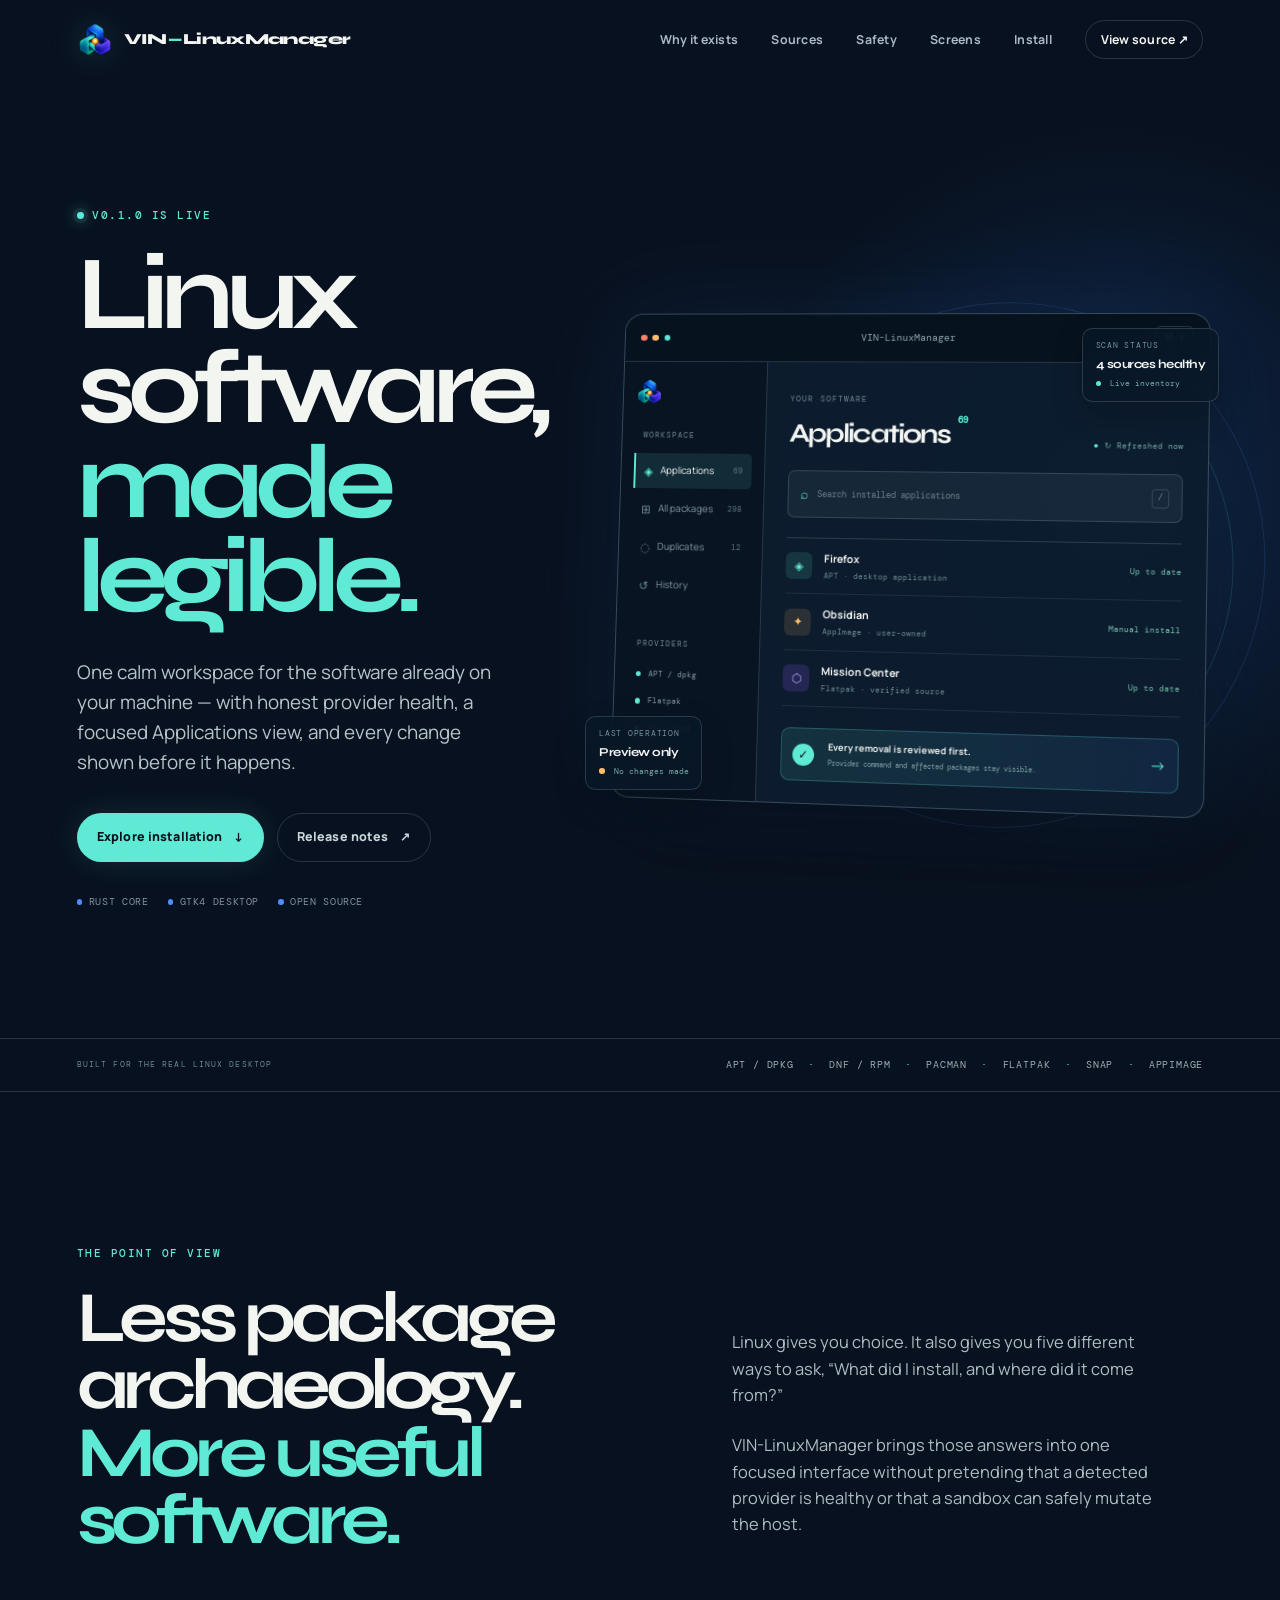
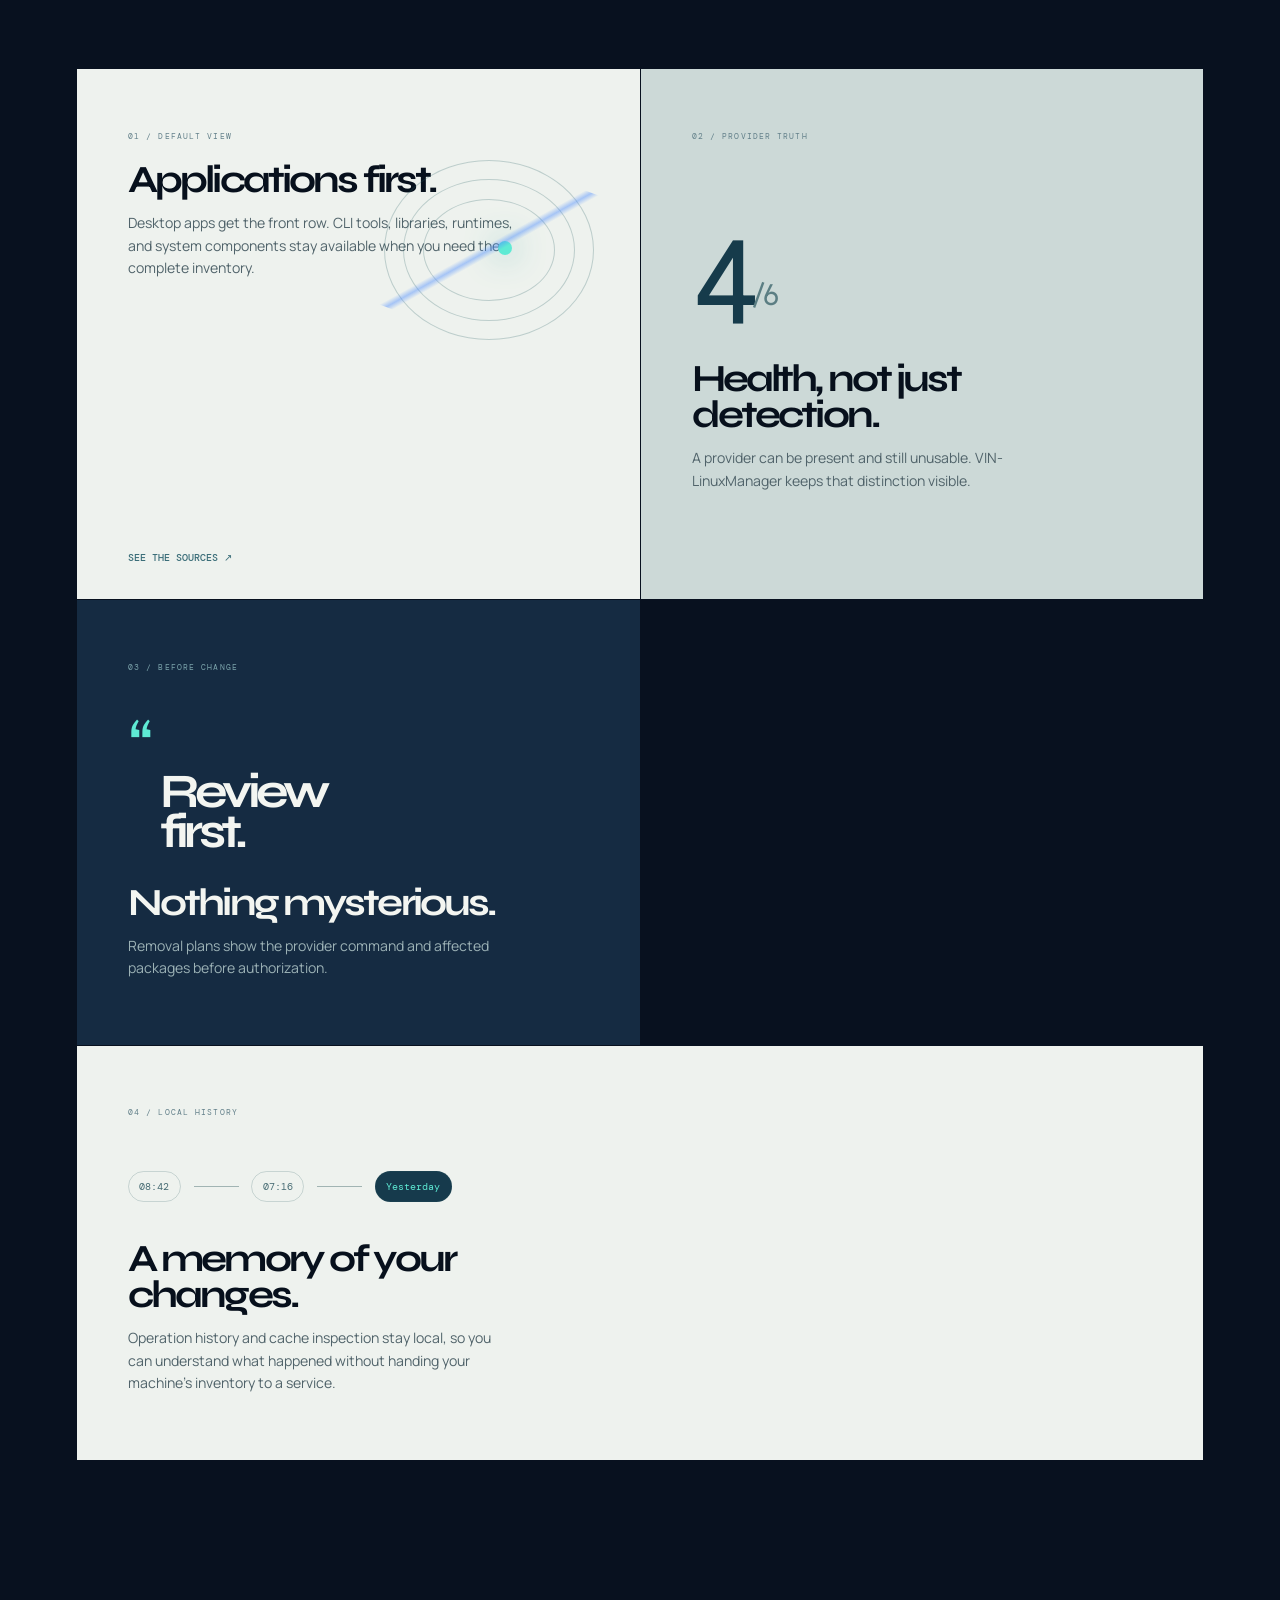
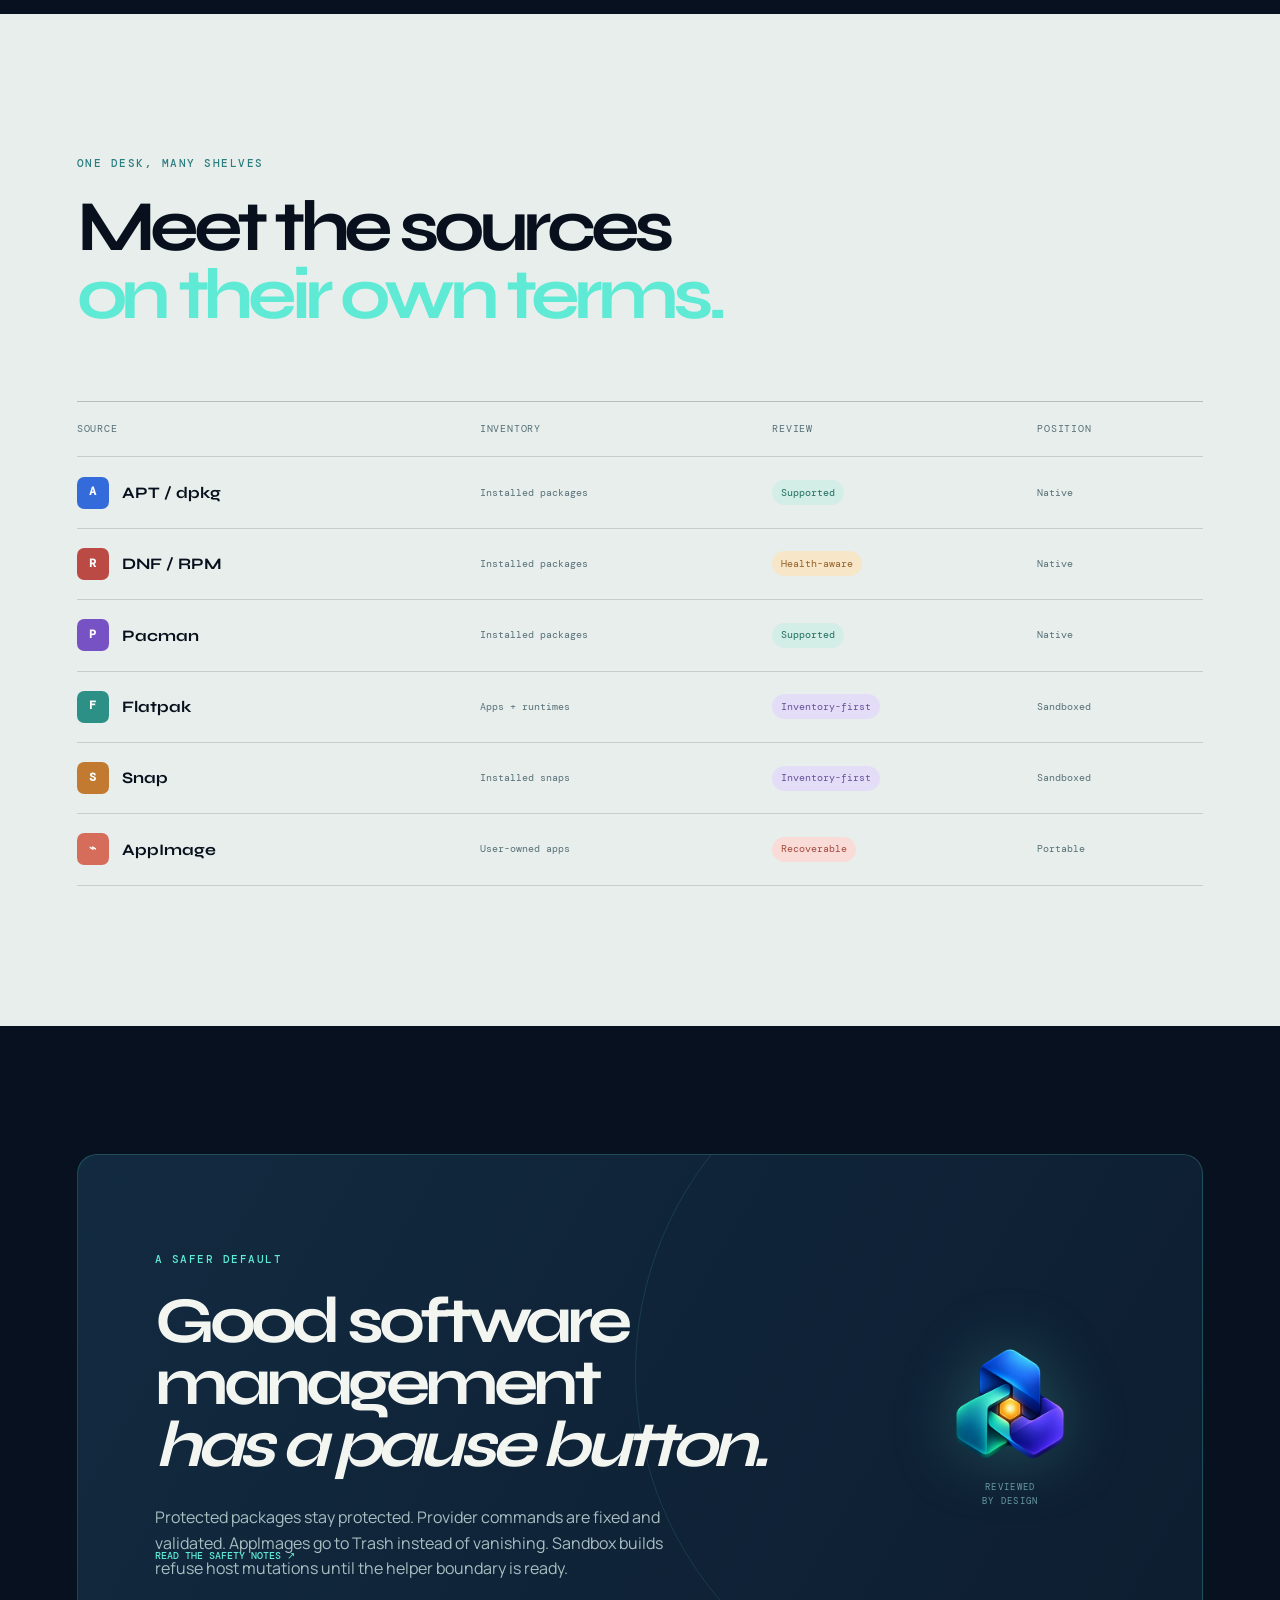
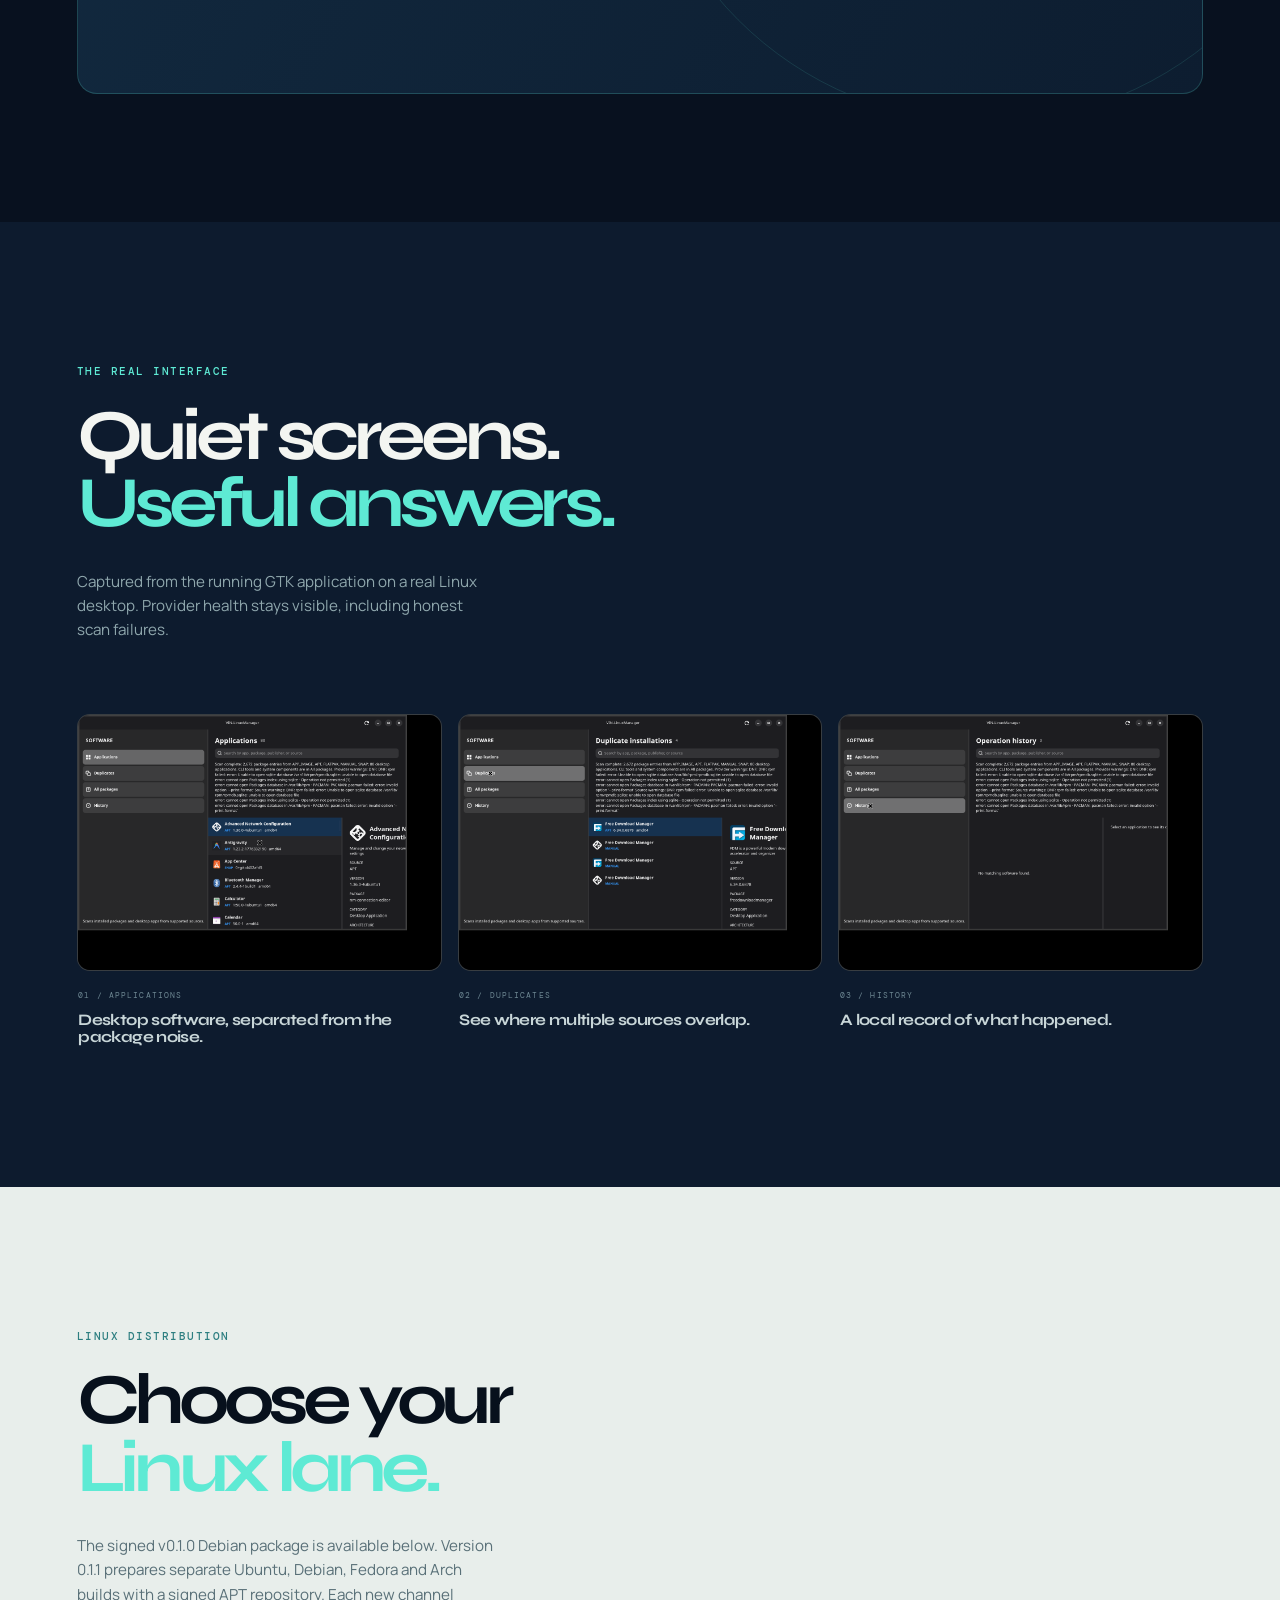
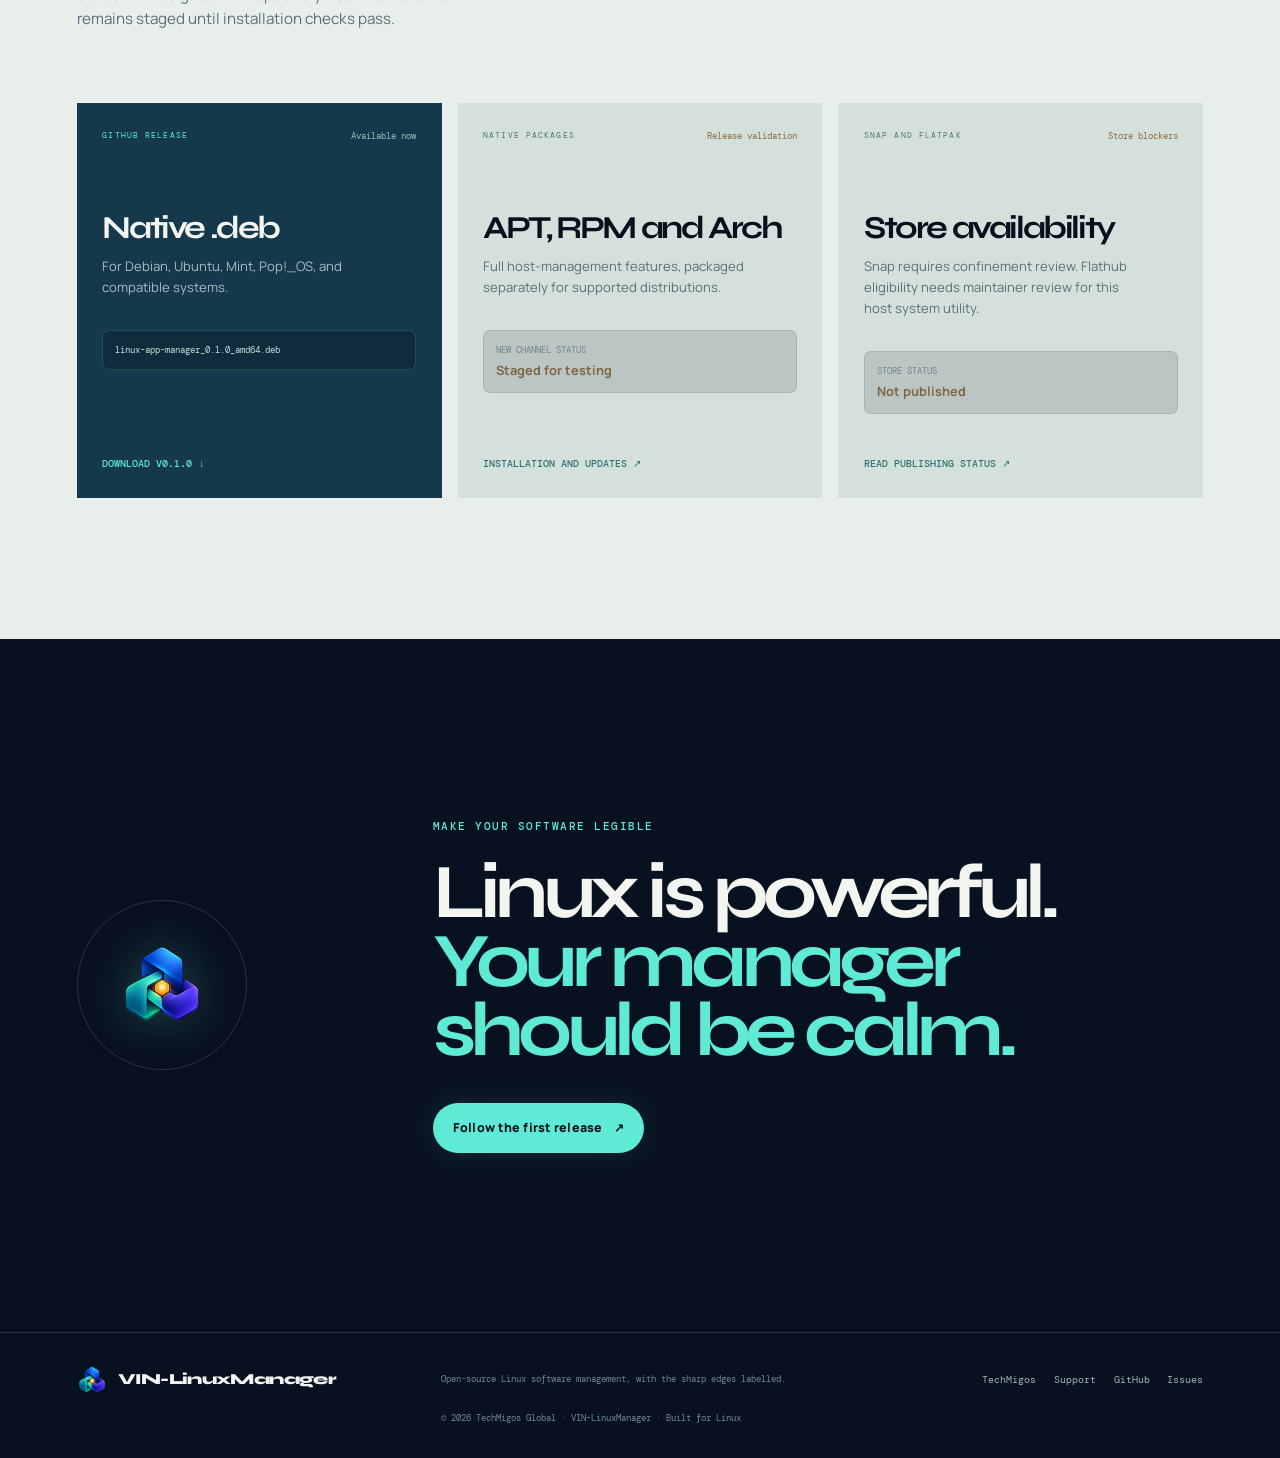
<file: website/index.html>
<!doctype html>
<html lang="en">
  <head>
    <meta charset="utf-8" />
    <meta name="viewport" content="width=device-width, initial-scale=1" />
    <meta name="theme-color" content="#08111f" />
    <meta
      name="description"
      content="VIN-LinuxManager is a focused Linux software manager for discovering, understanding, and safely managing software across native and sandboxed sources."
    />
    <title>VIN-LinuxManager — Linux software, made legible</title>
    <link rel="preconnect" href="https://fonts.googleapis.com" />
    <link rel="preconnect" href="https://fonts.gstatic.com" crossorigin />
    <link
      href="https://fonts.googleapis.com/css2?family=DM+Mono:wght@400;500&family=Manrope:wght@400;500;600;700;800&family=Syne:wght@600;700;800&display=swap"
      rel="stylesheet"
    />
    <link rel="icon" href="assets/vin-linuxmanager-mark.png" type="image/png" />
    <link rel="stylesheet" href="styles.css" />
  </head>
  <body>
    <a class="skip-link" href="#main-content">Skip to content</a>
    <div class="site-shell">
      <header class="site-header" data-header>
        <a class="brand" href="#top" aria-label="VIN-LinuxManager home">
          <img src="assets/vin-linuxmanager-mark.png" alt="" width="36" height="36" />
          <span>VIN<span class="brand-dash">—</span>LinuxManager</span>
        </a>
        <button class="menu-toggle" type="button" aria-expanded="false" aria-controls="site-nav">
          <span>Menu</span>
          <span class="menu-icon" aria-hidden="true"><i></i><i></i></span>
        </button>
        <nav id="site-nav" class="site-nav" aria-label="Main navigation">
          <a href="#why">Why it exists</a>
          <a href="#sources">Sources</a>
          <a href="#safety">Safety</a>
          <a href="#screenshots">Screens</a>
          <a href="#install">Install</a>
          <a class="nav-cta" href="https://github.com/techmigosglobal/LinuxAppManager" target="_blank" rel="noreferrer">View source <span aria-hidden="true">↗</span></a>
        </nav>
      </header>

      <main id="main-content">
        <section class="hero section-pad" id="top">
          <div class="hero-copy reveal">
            <p class="eyebrow"><span class="pulse-dot"></span> v0.1.0 is live</p>
            <h1>Linux software,<br /><em>made legible.</em></h1>
            <p class="hero-lede">
              One calm workspace for the software already on your machine — with
              honest provider health, a focused Applications view, and every
              change shown before it happens.
            </p>
            <div class="hero-actions">
              <a class="button button-primary" href="#install">Explore installation <span aria-hidden="true">↓</span></a>
              <a class="button button-quiet" href="https://github.com/techmigosglobal/LinuxAppManager/releases" target="_blank" rel="noreferrer">Release notes <span aria-hidden="true">↗</span></a>
            </div>
            <div class="hero-meta">
              <span><i></i> Rust core</span>
              <span><i></i> GTK4 desktop</span>
              <span><i></i> Open source</span>
            </div>
          </div>

          <div class="hero-stage reveal reveal-delay-2" aria-label="VIN-LinuxManager interface preview">
            <div class="orbit orbit-one"></div>
            <div class="orbit orbit-two"></div>
            <div class="hero-badge badge-top"><span class="badge-kicker">SCAN STATUS</span><strong>4 sources healthy</strong><span class="badge-signal"><i></i> Live inventory</span></div>
            <div class="app-window" data-tilt>
              <div class="window-bar">
                <div class="window-dots"><i></i><i></i><i></i></div>
                <span>VIN-LinuxManager</span>
                <span class="window-command">⌘ K</span>
              </div>
              <div class="window-body">
                <aside class="window-sidebar">
                  <div class="sidebar-logo"><img src="assets/vin-linuxmanager-mark.png" alt="" width="28" height="28" /></div>
                  <span class="sidebar-label">WORKSPACE</span>
                  <span class="sidebar-item active"><b>◈</b> Applications <small>69</small></span>
                  <span class="sidebar-item"><b>⊞</b> All packages <small>298</small></span>
                  <span class="sidebar-item"><b>◌</b> Duplicates <small>12</small></span>
                  <span class="sidebar-item"><b>↺</b> History</span>
                  <span class="sidebar-label sidebar-label-bottom">PROVIDERS</span>
                  <span class="provider-mini"><i class="provider-dot green"></i> APT / dpkg</span>
                  <span class="provider-mini"><i class="provider-dot green"></i> Flatpak</span>
                  <span class="provider-mini"><i class="provider-dot amber"></i> DNF / RPM</span>
                </aside>
                <div class="window-content">
                  <div class="content-heading"><div><span class="content-overline">YOUR SOFTWARE</span><h2>Applications <sup>69</sup></h2></div><span class="refresh-chip">↻ Refreshed now</span></div>
                  <div class="search-line"><span>⌕</span><span>Search installed applications</span><kbd>/</kbd></div>
                  <div class="app-list">
                    <div class="app-entry"><span class="app-symbol symbol-cyan">◈</span><span><strong>Firefox</strong><small>APT · desktop application</small></span><em>Up to date</em></div>
                    <div class="app-entry"><span class="app-symbol symbol-amber">✦</span><span><strong>Obsidian</strong><small>AppImage · user-owned</small></span><em>Manual install</em></div>
                    <div class="app-entry"><span class="app-symbol symbol-violet">⬡</span><span><strong>Mission Center</strong><small>Flatpak · verified source</small></span><em>Up to date</em></div>
                  </div>
                  <div class="review-card"><span class="review-icon">✓</span><span><strong>Every removal is reviewed first.</strong><small>Provider command and affected packages stay visible.</small></span><span class="review-arrow">→</span></div>
                </div>
              </div>
            </div>
            <div class="hero-badge badge-bottom"><span class="badge-kicker">LAST OPERATION</span><strong>Preview only</strong><span class="badge-signal"><i class="amber-dot"></i> No changes made</span></div>
          </div>
        </section>

        <div class="source-ribbon" aria-label="Supported software sources">
          <span class="ribbon-label">BUILT FOR THE REAL LINUX DESKTOP</span>
          <div class="ribbon-sources"><span>APT / DPKG</span><b>·</b><span>DNF / RPM</span><b>·</b><span>PACMAN</span><b>·</b><span>FLATPAK</span><b>·</b><span>SNAP</span><b>·</b><span>APPIMAGE</span></div>
        </div>

        <section class="intro section-pad" id="why">
          <div class="section-heading reveal"><p class="eyebrow">The point of view</p><h2>Less package archaeology.<br /><span>More useful software.</span></h2></div>
          <div class="intro-copy reveal reveal-delay-1"><p>Linux gives you choice. It also gives you five different ways to ask, “What did I install, and where did it come from?”</p><p>VIN-LinuxManager brings those answers into one focused interface without pretending that a detected provider is healthy or that a sandbox can safely mutate the host.</p></div>
        </section>

        <section class="feature-grid section-pad">
          <article class="feature-card feature-card-large reveal"><span class="feature-index">01 / DEFAULT VIEW</span><div class="feature-art art-radar"><span></span><span></span><span></span><i></i></div><h3>Applications first.</h3><p>Desktop apps get the front row. CLI tools, libraries, runtimes, and system components stay available when you need the complete inventory.</p><a href="#sources">See the sources <span aria-hidden="true">↗</span></a></article>
          <article class="feature-card reveal reveal-delay-1"><span class="feature-index">02 / PROVIDER TRUTH</span><div class="feature-number">4<span>/6</span></div><h3>Health, not just detection.</h3><p>A provider can be present and still unusable. VIN-LinuxManager keeps that distinction visible.</p></article>
          <article class="feature-card feature-card-dark reveal reveal-delay-2"><span class="feature-index">03 / BEFORE CHANGE</span><div class="feature-quote">“<br /><strong>Review<br />first.</strong></div><h3>Nothing mysterious.</h3><p>Removal plans show the provider command and affected packages before authorization.</p></article>
          <article class="feature-card feature-card-wide reveal"><span class="feature-index">04 / LOCAL HISTORY</span><div class="history-art"><span>08:42</span><i></i><span>07:16</span><i></i><span>Yesterday</span></div><h3>A memory of your changes.</h3><p>Operation history and cache inspection stay local, so you can understand what happened without handing your machine’s inventory to a service.</p></article>
        </section>

        <section class="sources-section section-pad" id="sources">
          <div class="section-heading reveal"><p class="eyebrow">One desk, many shelves</p><h2>Meet the sources<br /><span>on their own terms.</span></h2></div>
          <div class="source-table reveal reveal-delay-1">
            <div class="source-row source-row-head"><span>Source</span><span>Inventory</span><span>Review</span><span>Position</span></div>
            <div class="source-row"><span class="source-name"><i class="source-mark mark-blue">A</i> APT / dpkg</span><span>Installed packages</span><span class="status status-ready">Supported</span><span>Native</span></div>
            <div class="source-row"><span class="source-name"><i class="source-mark mark-red">R</i> DNF / RPM</span><span>Installed packages</span><span class="status status-health">Health-aware</span><span>Native</span></div>
            <div class="source-row"><span class="source-name"><i class="source-mark mark-purple">P</i> Pacman</span><span>Installed packages</span><span class="status status-ready">Supported</span><span>Native</span></div>
            <div class="source-row"><span class="source-name"><i class="source-mark mark-mint">F</i> Flatpak</span><span>Apps + runtimes</span><span class="status status-limited">Inventory-first</span><span>Sandboxed</span></div>
            <div class="source-row"><span class="source-name"><i class="source-mark mark-amber">S</i> Snap</span><span>Installed snaps</span><span class="status status-limited">Inventory-first</span><span>Sandboxed</span></div>
            <div class="source-row"><span class="source-name"><i class="source-mark mark-coral">⌁</i> AppImage</span><span>User-owned apps</span><span class="status status-recover">Recoverable</span><span>Portable</span></div>
          </div>
        </section>

        <section class="safety-section section-pad" id="safety">
          <div class="safety-panel reveal">
            <div class="safety-copy"><p class="eyebrow">A safer default</p><h2>Good software management<br /><em>has a pause button.</em></h2><p>Protected packages stay protected. Provider commands are fixed and validated. AppImages go to Trash instead of vanishing. Sandbox builds refuse host mutations until the helper boundary is ready.</p><a class="text-link" href="https://github.com/techmigosglobal/LinuxAppManager/blob/main/docs/TESTING.md" target="_blank" rel="noreferrer">Read the safety notes <span aria-hidden="true">↗</span></a></div>
            <div class="safety-seal"><img src="assets/vin-linuxmanager-mark.png" alt="" width="128" height="128" /><span>REVIEWED<br />BY DESIGN</span></div>
          </div>
        </section>

        <section class="screenshots-section section-pad" id="screenshots">
          <div class="section-heading reveal"><p class="eyebrow">The real interface</p><h2>Quiet screens.<br /><span>Useful answers.</span></h2><p class="heading-note">Captured from the running GTK application on a real Linux desktop. Provider health stays visible, including honest scan failures.</p></div>
          <div class="screenshot-grid reveal reveal-delay-1">
            <figure><img src="assets/screenshots/applications.png" alt="VIN-LinuxManager Applications view showing installed desktop applications and provider warnings" loading="lazy" /><figcaption><span>01 / APPLICATIONS</span><strong>Desktop software, separated from the package noise.</strong></figcaption></figure>
            <figure><img src="assets/screenshots/duplicates.png" alt="VIN-LinuxManager Duplicate installations view showing duplicate software sources" loading="lazy" /><figcaption><span>02 / DUPLICATES</span><strong>See where multiple sources overlap.</strong></figcaption></figure>
            <figure><img src="assets/screenshots/history.png" alt="VIN-LinuxManager Operation history view showing local history" loading="lazy" /><figcaption><span>03 / HISTORY</span><strong>A local record of what happened.</strong></figcaption></figure>
          </div>
        </section>

        <section class="install-section section-pad" id="install">
          <div class="section-heading reveal"><p class="eyebrow">Linux distribution</p><h2>Choose your<br /><span>Linux lane.</span></h2><p class="heading-note">The signed v0.1.0 Debian package is available below. Version 0.1.1 prepares separate Ubuntu, Debian, Fedora and Arch builds with a signed APT repository. Each new channel remains staged until installation checks pass.</p></div>
          <div class="install-grid reveal reveal-delay-1">
            <article class="install-card install-card-featured"><div class="install-card-top"><span class="install-label">GITHUB RELEASE</span><span class="install-status">Available now</span></div><h3>Native .deb</h3><p>For Debian, Ubuntu, Mint, Pop!_OS, and compatible systems.</p><div class="code-block"><code>linux-app-manager_0.1.0_amd64.deb</code></div><a href="https://github.com/techmigosglobal/LinuxAppManager/releases/download/v0.1.0/linux-app-manager_0.1.0_amd64.deb" target="_blank" rel="noreferrer">Download v0.1.0 <span aria-hidden="true">↓</span></a></article>
            <article class="install-card"><div class="install-card-top"><span class="install-label">NATIVE PACKAGES</span><span class="install-status status-planned">Release validation</span></div><h3>APT, RPM and Arch</h3><p>Full host-management features, packaged separately for supported distributions.</p><div class="install-placeholder"><span>New channel status</span><strong>Staged for testing</strong></div><a href="install.html">Installation and updates <span aria-hidden="true">↗</span></a></article>
            <article class="install-card"><div class="install-card-top"><span class="install-label">SNAP AND FLATPAK</span><span class="install-status status-planned">Store blockers</span></div><h3>Store availability</h3><p>Snap requires confinement review. Flathub eligibility needs maintainer review for this host system utility.</p><div class="install-placeholder"><span>Store status</span><strong>Not published</strong></div><a href="https://github.com/techmigosglobal/LinuxAppManager/blob/main/docs/PUBLISHING_STATUS.md" target="_blank" rel="noreferrer">Read publishing status <span aria-hidden="true">↗</span></a></article>
          </div>
        </section>

        <section class="closing section-pad">
          <div class="closing-mark reveal"><img src="assets/vin-linuxmanager-mark.png" alt="VIN-LinuxManager mark" width="86" height="86" /></div>
          <div class="closing-copy reveal reveal-delay-1"><p class="eyebrow">Make your software legible</p><h2>Linux is powerful.<br /><span>Your manager should be calm.</span></h2><a class="button button-primary" href="https://github.com/techmigosglobal/LinuxAppManager" target="_blank" rel="noreferrer">Follow the first release <span aria-hidden="true">↗</span></a></div>
        </section>
      </main>

      <footer class="site-footer section-pad">
        <div class="footer-brand"><img src="assets/vin-linuxmanager-mark.png" alt="" width="30" height="30" /><span>VIN-LinuxManager</span></div>
        <p>Open-source Linux software management, with the sharp edges labelled.</p>
        <div class="footer-links"><a href="https://techmigos.com" target="_blank" rel="noreferrer">TechMigos</a><a href="mailto:Vin-Linux-App-Manager@techmigos.com">Support</a><a href="https://github.com/techmigosglobal/LinuxAppManager" target="_blank" rel="noreferrer">GitHub</a><a href="https://github.com/techmigosglobal/LinuxAppManager/issues" target="_blank" rel="noreferrer">Issues</a></div>
        <small>© 2026 TechMigos Global · VIN-LinuxManager · Built for Linux</small>
      </footer>
    </div>
    <script src="script.js" defer></script>
  </body>
</html>
</file>
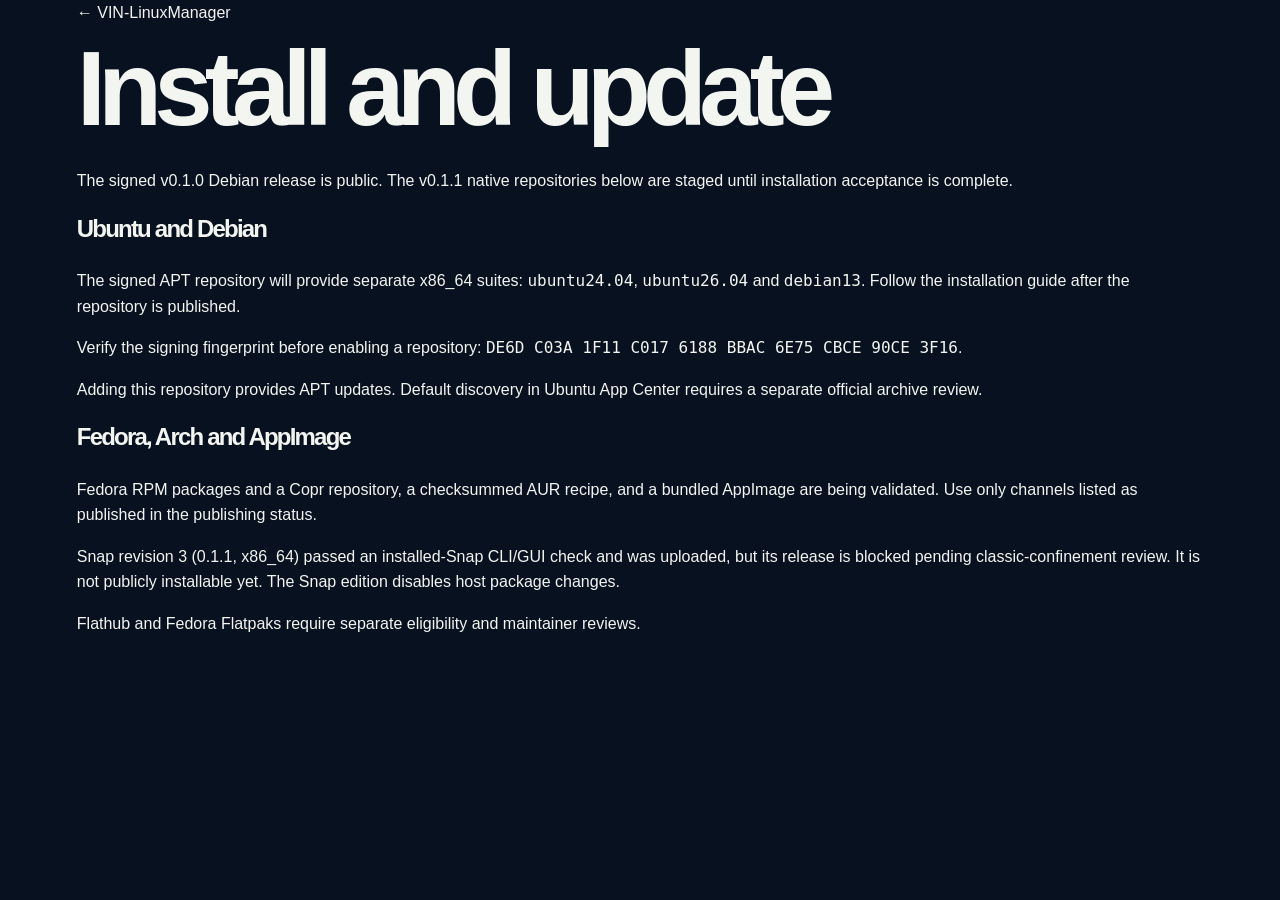
<file: website/install.html>
<!doctype html>
<html lang="en">
<head>
  <meta charset="utf-8" />
  <meta name="viewport" content="width=device-width, initial-scale=1" />
  <title>Install VIN-LinuxManager</title>
  <link rel="stylesheet" href="styles.css" />
</head>
<body>
  <main id="main-content" class="section-pad">
    <p><a href="index.html">← VIN-LinuxManager</a></p>
    <h1>Install and update</h1>
    <!-- APT_STATUS_START -->
    <p>The signed <a href="https://github.com/techmigosglobal/LinuxAppManager/releases/tag/v0.1.0">v0.1.0 Debian release</a> is public. The v0.1.1 native repositories below are staged until installation acceptance is complete.</p>
    <!-- APT_STATUS_END -->
    <section aria-labelledby="apt-heading">
      <h2 id="apt-heading">Ubuntu and Debian</h2>
      <p>The signed APT repository will provide separate x86_64 suites: <code>ubuntu24.04</code>, <code>ubuntu26.04</code> and <code>debian13</code>. Follow the <a href="https://github.com/techmigosglobal/LinuxAppManager/blob/main/docs/INSTALL.md">installation guide</a> after the repository is published.</p>
      <p>Verify the signing fingerprint before enabling a repository: <code>DE6D C03A 1F11 C017 6188 BBAC 6E75 CBCE 90CE 3F16</code>.</p>
      <p>Adding this repository provides APT updates. Default discovery in Ubuntu App Center requires a separate official archive review.</p>
    </section>
    <section aria-labelledby="other-heading">
      <h2 id="other-heading">Fedora, Arch and AppImage</h2>
      <p>Fedora RPM packages and a Copr repository, a checksummed AUR recipe, and a bundled AppImage are being validated. Use only channels listed as published in the <a href="https://github.com/techmigosglobal/LinuxAppManager/blob/main/docs/PUBLISHING_STATUS.md">publishing status</a>.</p>
      <p>Snap revision 3 (0.1.1, x86_64) passed an installed-Snap CLI/GUI check and was uploaded, but its release is blocked pending classic-confinement review. It is not publicly installable yet. The Snap edition disables host package changes.</p>
      <p>Flathub and Fedora Flatpaks require separate eligibility and maintainer reviews.</p>
    </section>
  </main>
</body>
</html>
</file>
<file: website/styles.css>
:root {
  --ink: #07101c;
  --night: #08111f;
  --night-2: #0d1b2e;
  --paper: #f3f5f1;
  --paper-muted: #b8c3c7;
  --line: rgba(190, 214, 219, .18);
  --cyan: #5eead4;
  --blue: #4e8dff;
  --amber: #ffbf69;
  --coral: #ff8068;
  --display: "Syne", "Avenir Next", sans-serif;
  --body: "Manrope", "Avenir Next", sans-serif;
  --mono: "DM Mono", "SFMono-Regular", monospace;
}

* { box-sizing: border-box; }
img { max-width: 100%; }
.brand img, .sidebar-logo img, .safety-seal img, .closing-mark img, .footer-brand img { display: block; object-fit: contain; }
.screenshots-section { background: #0d1b2e; max-width: 1500px; margin: 0 auto; padding-top: clamp(6rem, 11vw, 10rem); padding-bottom: clamp(6rem, 11vw, 10rem); }.screenshots-section .heading-note { color: #8fa7ad; }.screenshot-grid { display: grid; gap: 1rem; grid-template-columns: repeat(3, minmax(0, 1fr)); margin-top: 4.5rem; }.screenshot-grid figure { margin: 0; }.screenshot-grid img { aspect-ratio: 1280 / 900; background: #1b1b1f; border: 1px solid var(--line); border-radius: .8rem; display: block; object-fit: cover; width: 100%; }.screenshot-grid figcaption { display: grid; gap: .55rem; padding: 1.1rem .1rem 0; }.screenshot-grid figcaption span { color: #6d8792; font-family: var(--mono); font-size: .53rem; letter-spacing: .13em; }.screenshot-grid figcaption strong { color: #c8d6d8; font-family: var(--display); font-size: 1rem; letter-spacing: -.04em; line-height: 1.1; }
@media (max-width: 960px) { .screenshot-grid { grid-template-columns: 1fr 1fr; } .screenshot-grid figure:last-child { grid-column: span 2; max-width: calc(50% - .5rem); } }
@media (max-width: 650px) { .screenshot-grid { grid-template-columns: 1fr; } .screenshot-grid figure:last-child { grid-column: auto; max-width: none; } }
html { scroll-behavior: smooth; }
body { margin: 0; background: var(--night); color: var(--paper); font-family: var(--body); font-size: 16px; line-height: 1.6; }
body::before { content: ""; position: fixed; inset: 0; pointer-events: none; opacity: .11; z-index: 20; background-image: url("data:image/svg+xml,%3Csvg viewBox='0 0 180 180' xmlns='http://www.w3.org/2000/svg'%3E%3Cfilter id='n'%3E%3CfeTurbulence type='fractalNoise' baseFrequency='.75' numOctaves='3' stitchTiles='stitch'/%3E%3C/filter%3E%3Crect width='100%25' height='100%25' filter='url(%23n)' opacity='.16'/%3E%3C/svg%3E"); mix-blend-mode: soft-light; }
a { color: inherit; text-decoration: none; }
button { color: inherit; font: inherit; }
.site-shell { overflow: hidden; position: relative; }
.site-shell::before { content: ""; position: absolute; width: 62vw; height: 62vw; right: -18vw; top: 6rem; background: radial-gradient(circle, rgba(46, 137, 255, .18), transparent 66%); pointer-events: none; }
.section-pad { padding-left: clamp(1.35rem, 6vw, 7.5rem); padding-right: clamp(1.35rem, 6vw, 7.5rem); }
.skip-link { position: fixed; top: 1rem; left: 1rem; transform: translateY(-180%); background: var(--cyan); color: var(--ink); padding: .6rem 1rem; z-index: 50; font-weight: 800; }
.skip-link:focus { transform: translateY(0); }
.site-header { align-items: center; display: flex; justify-content: space-between; max-width: 1500px; margin: 0 auto; padding: 1.25rem clamp(1.35rem, 6vw, 7.5rem); position: relative; z-index: 10; }
.brand, .footer-brand { align-items: center; display: inline-flex; gap: .7rem; font-family: var(--display); font-size: .96rem; font-weight: 800; letter-spacing: -.04em; }
.brand img { filter: drop-shadow(0 0 1rem rgba(94, 234, 212, .18)); }
.brand-dash { color: var(--cyan); padding: 0 .1rem; }
.site-nav { align-items: center; display: flex; gap: clamp(1.1rem, 2.6vw, 2.5rem); font-size: .77rem; font-weight: 700; letter-spacing: .02em; }
.site-nav > a:not(.nav-cta) { color: #aab9c3; transition: color .2s ease; }
.site-nav > a:not(.nav-cta):hover, .site-nav > a:not(.nav-cta):focus-visible { color: var(--paper); }
.nav-cta { border: 1px solid var(--line); border-radius: 999px; padding: .55rem .9rem; transition: background .2s ease, border-color .2s ease; }
.nav-cta:hover, .nav-cta:focus-visible { background: rgba(94, 234, 212, .1); border-color: rgba(94, 234, 212, .55); }
.menu-toggle { display: none; background: none; border: 0; }
.hero { align-items: center; display: grid; gap: clamp(3rem, 8vw, 8rem); grid-template-columns: minmax(0, .84fr) minmax(0, 1.16fr); max-width: 1500px; margin: 0 auto; min-height: min(830px, calc(100vh - 4rem)); padding-top: clamp(5rem, 10vw, 9rem); padding-bottom: clamp(5rem, 10vw, 9rem); position: relative; }
.hero-copy { max-width: 620px; position: relative; z-index: 2; }
.eyebrow { align-items: center; color: var(--cyan); display: flex; font-family: var(--mono); font-size: .67rem; font-weight: 500; gap: .55rem; letter-spacing: .14em; margin: 0 0 1.4rem; text-transform: uppercase; }
.pulse-dot { background: var(--cyan); border-radius: 50%; box-shadow: 0 0 0 .25rem rgba(94, 234, 212, .09), 0 0 .9rem rgba(94, 234, 212, .9); height: .43rem; width: .43rem; }
h1, h2, h3, p { margin-top: 0; }
h1, h2, h3 { font-family: var(--display); letter-spacing: -.075em; }
h1 { font-size: clamp(3.8rem, 8.2vw, 8.4rem); line-height: .9; margin-bottom: 2rem; max-width: 850px; }
h1 em, h2 span { color: var(--cyan); font-style: normal; }
.hero-lede { color: #b7c4ca; font-size: clamp(1rem, 1.5vw, 1.18rem); max-width: 510px; }
.hero-actions { display: flex; flex-wrap: wrap; gap: .8rem; margin: 2.2rem 0 2rem; }
.button { align-items: center; border: 1px solid transparent; border-radius: 999px; display: inline-flex; font-size: .78rem; font-weight: 800; gap: .75rem; justify-content: center; letter-spacing: .01em; padding: .85rem 1.2rem; transition: transform .2s ease, background .2s ease, border-color .2s ease; }
.button:hover, .button:focus-visible { transform: translateY(-2px); }
.button-primary { background: var(--cyan); color: var(--ink); box-shadow: 0 0 2rem rgba(94, 234, 212, .13); }
.button-primary:hover, .button-primary:focus-visible { background: #94f5e3; }
.button-quiet { border-color: var(--line); color: #c7d5d8; }
.button-quiet:hover, .button-quiet:focus-visible { border-color: rgba(94, 234, 212, .55); background: rgba(94, 234, 212, .08); }
.hero-meta { color: #7f939e; display: flex; flex-wrap: wrap; font-family: var(--mono); font-size: .65rem; gap: 1.2rem; letter-spacing: .06em; text-transform: uppercase; }
.hero-meta span { align-items: center; display: inline-flex; gap: .4rem; }
.hero-meta i { background: var(--blue); border-radius: 50%; height: .35rem; width: .35rem; }
.hero-stage { min-height: 550px; position: relative; display: grid; place-items: center; }
.app-window { background: rgba(12, 28, 46, .94); border: 1px solid rgba(194, 222, 224, .24); border-radius: 1.2rem; box-shadow: 1rem 2rem 5rem rgba(0, 0, 0, .35), 0 0 6rem rgba(62, 150, 255, .12); max-width: 730px; overflow: hidden; position: relative; transform: perspective(1600px) rotateY(-7deg) rotateX(3deg) rotateZ(1deg); transition: transform .5s cubic-bezier(.2,.8,.2,1); width: 100%; z-index: 2; }
.app-window:hover { transform: perspective(1600px) rotateY(-2deg) rotateX(1deg) rotateZ(0); }
.window-bar { align-items: center; background: rgba(5, 15, 27, .8); border-bottom: 1px solid var(--line); color: #8ca2ac; display: flex; font-family: var(--mono); font-size: .6rem; justify-content: space-between; padding: .75rem 1rem; }
.window-dots { display: flex; gap: .35rem; }
.window-dots i { background: #314556; border-radius: 50%; height: .42rem; width: .42rem; }.window-dots i:first-child { background: var(--coral); }.window-dots i:nth-child(2) { background: var(--amber); }.window-dots i:nth-child(3) { background: var(--cyan); }
.window-command { border: 1px solid var(--line); border-radius: .3rem; padding: .2rem .4rem; }
.window-body { display: grid; grid-template-columns: 150px 1fr; min-height: 390px; }
.window-sidebar { background: rgba(6, 17, 30, .68); border-right: 1px solid var(--line); padding: 1.1rem .8rem; }
.sidebar-logo { margin-bottom: 1.5rem; }.sidebar-logo img { height: 28px; width: 28px; }
.sidebar-label, .content-overline, .feature-index, .install-label, .ribbon-label { color: #6d8792; font-family: var(--mono); font-size: .53rem; letter-spacing: .13em; text-transform: uppercase; }
.sidebar-label { display: block; margin: 0 .55rem .7rem; }.sidebar-label-bottom { margin-top: 2.2rem; }
.sidebar-item, .provider-mini { align-items: center; color: #8197a1; display: flex; font-size: .62rem; gap: .5rem; margin: .18rem 0; padding: .53rem .55rem; }
.sidebar-item b { color: #6c8894; font-size: .75rem; font-weight: 400; }.sidebar-item small { color: #58727e; font-family: var(--mono); font-size: .52rem; margin-left: auto; }.sidebar-item.active { background: rgba(94, 234, 212, .11); border-left: 2px solid var(--cyan); border-radius: 0 .3rem .3rem 0; color: var(--paper); }.sidebar-item.active b { color: var(--cyan); }
.provider-mini { font-family: var(--mono); font-size: .53rem; padding-top: .35rem; padding-bottom: .35rem; }.provider-dot { border-radius: 50%; height: .34rem; width: .34rem; }.provider-dot.green { background: var(--cyan); }.provider-dot.amber { background: var(--amber); }
.window-content { padding: 1.4rem 1.5rem; }.content-heading { align-items: flex-end; display: flex; justify-content: space-between; }.content-heading h2 { font-size: 1.7rem; letter-spacing: -.07em; margin: .2rem 0 1rem; }.content-heading sup { color: var(--cyan); font-family: var(--mono); font-size: .55rem; letter-spacing: 0; margin-left: .2rem; vertical-align: top; }.refresh-chip { color: #72a9a7; font-family: var(--mono); font-size: .52rem; padding-bottom: 1.3rem; }.refresh-chip::before { color: var(--cyan); content: "●"; margin-right: .35rem; }
.search-line { align-items: center; background: rgba(190, 214, 219, .06); border: 1px solid var(--line); border-radius: .45rem; color: #69818b; display: flex; font-family: var(--mono); font-size: .55rem; gap: .55rem; padding: .72rem .75rem; }.search-line span:first-child { color: var(--cyan); font-size: .9rem; }.search-line kbd { border: 1px solid var(--line); border-radius: .2rem; margin-left: auto; padding: .1rem .3rem; }
.app-list { border-top: 1px solid var(--line); margin-top: 1.2rem; }.app-entry { align-items: center; border-bottom: 1px solid rgba(190, 214, 219, .1); display: grid; gap: .7rem; grid-template-columns: 28px 1fr auto; padding: .75rem 0; }.app-symbol { align-items: center; border-radius: .4rem; display: grid; font-size: .75rem; height: 27px; place-items: center; width: 27px; }.symbol-cyan { background: rgba(94, 234, 212, .13); color: var(--cyan); }.symbol-amber { background: rgba(255, 191, 105, .13); color: var(--amber); }.symbol-violet { background: rgba(139, 92, 246, .18); color: #bca8ff; }.app-entry strong, .app-entry small { display: block; }.app-entry strong { font-size: .67rem; }.app-entry small { color: #6c8791; font-family: var(--mono); font-size: .49rem; margin-top: .12rem; }.app-entry em { color: #75c4ae; font-family: var(--mono); font-size: .48rem; font-style: normal; }
.review-card { align-items: center; background: linear-gradient(100deg, rgba(94, 234, 212, .11), rgba(78, 141, 255, .09)); border: 1px solid rgba(94, 234, 212, .24); border-radius: .55rem; display: grid; gap: .6rem; grid-template-columns: 26px 1fr auto; margin-top: 1.3rem; padding: .7rem; }.review-icon { align-items: center; background: var(--cyan); border-radius: 50%; color: var(--ink); display: grid; font-size: .75rem; height: 22px; place-items: center; width: 22px; }.review-card strong, .review-card small { display: block; }.review-card strong { font-size: .58rem; }.review-card small { color: #85a5a9; font-family: var(--mono); font-size: .45rem; margin-top: .12rem; }.review-arrow { color: var(--cyan); }
.hero-badge { backdrop-filter: blur(12px); background: rgba(9, 24, 40, .76); border: 1px solid var(--line); border-radius: .65rem; box-shadow: 0 .8rem 2rem rgba(0, 0, 0, .2); display: grid; gap: .18rem; padding: .7rem .8rem; position: absolute; z-index: 3; }.badge-top { right: -1rem; top: 8%; }.badge-bottom { bottom: 8%; left: -1.5rem; }.badge-kicker { color: #72909c; font-family: var(--mono); font-size: .47rem; letter-spacing: .1em; }.hero-badge strong { font-family: var(--display); font-size: .76rem; letter-spacing: -.04em; }.badge-signal { color: #78ada8; font-family: var(--mono); font-size: .49rem; }.badge-signal i { background: var(--cyan); border-radius: 50%; display: inline-block; height: .35rem; margin-right: .25rem; width: .35rem; }.badge-signal .amber-dot { background: var(--amber); }
.orbit { border: 1px solid rgba(94, 234, 212, .18); border-radius: 50%; position: absolute; transform: rotate(-22deg); }.orbit-one { height: 470px; right: -5%; top: 8%; width: 78%; }.orbit-two { border-color: rgba(78, 141, 255, .18); height: 530px; right: -10%; top: 3%; transform: rotate(36deg); width: 87%; }
.source-ribbon { align-items: center; border-bottom: 1px solid var(--line); border-top: 1px solid var(--line); display: flex; gap: 2rem; justify-content: space-between; max-width: 1500px; margin: 0 auto; padding: 1.1rem clamp(1.35rem, 6vw, 7.5rem); }.ribbon-sources { color: #9cafb3; display: flex; flex-wrap: wrap; font-family: var(--mono); font-size: .63rem; gap: .9rem; letter-spacing: .08em; }.ribbon-sources b { color: var(--cyan); font-weight: 400; }
.intro { display: grid; gap: 5rem; grid-template-columns: 1.1fr .9fr; max-width: 1500px; margin: 0 auto; padding-top: clamp(6rem, 12vw, 11rem); padding-bottom: clamp(5rem, 9vw, 8rem); }.section-heading h2 { font-size: clamp(2.8rem, 5.6vw, 6rem); line-height: .94; margin: 0; }.intro-copy { align-self: end; color: #aebdc1; font-size: 1.03rem; max-width: 430px; }.intro-copy p + p { margin-top: 1.5rem; }
.feature-grid { display: grid; gap: 1px; grid-template-columns: repeat(2, minmax(0, 1fr)); max-width: 1500px; margin: 0 auto; padding-bottom: clamp(6rem, 12vw, 11rem); }.feature-card { background: #eef2ee; color: var(--ink); min-height: 365px; padding: clamp(1.5rem, 4vw, 3.8rem); position: relative; }.feature-card:nth-child(2) { background: #ccd9d7; }.feature-card-large { min-height: 530px; }.feature-card-dark { background: #152b42; color: var(--paper); }.feature-card-wide { grid-column: span 2; min-height: 290px; }.feature-index { color: #63808a; }.feature-card-dark .feature-index { color: #7ca5ac; }.feature-card h3 { font-size: clamp(1.75rem, 3vw, 3.2rem); line-height: .95; margin: 1rem 0 .85rem; max-width: 420px; }.feature-card p { color: #50636a; font-size: .88rem; max-width: 385px; }.feature-card-dark p { color: #9cb2b6; }.feature-card a, .install-card a, .text-link { bottom: 2.1rem; color: #3b6e79; font-family: var(--mono); font-size: .63rem; font-weight: 500; position: absolute; text-transform: uppercase; }.feature-card-dark a, .text-link { color: var(--cyan); }
.art-radar { height: 180px; position: absolute; right: 8%; top: 17%; width: 210px; }.art-radar span { border: 1px solid rgba(40, 96, 102, .25); border-radius: 50%; inset: 0; position: absolute; }.art-radar span:nth-child(2) { inset: 19px; }.art-radar span:nth-child(3) { inset: 39px; }.art-radar i { background: var(--cyan); border-radius: 50%; box-shadow: 0 0 2rem rgba(41, 166, 159, .8); height: 14px; left: 54%; position: absolute; top: 45%; width: 14px; }.art-radar::after { background: linear-gradient(130deg, transparent 48%, rgba(78, 141, 255, .45) 50%, transparent 52%); content: ""; inset: 0; position: absolute; transform: rotate(21deg); }
.feature-number { color: #163b4b; font-family: var(--display); font-size: clamp(5rem, 10vw, 9rem); letter-spacing: -.13em; line-height: .85; margin: 4rem 0 2.6rem; }.feature-number span { color: #5b7e83; font-size: 2rem; letter-spacing: -.08em; margin-left: .5rem; }.feature-quote { color: var(--cyan); font-family: var(--display); font-size: 4.6rem; line-height: .68; margin: 2.8rem 0 2rem; }.feature-quote strong { color: var(--paper); display: block; font-size: 3rem; letter-spacing: -.1em; line-height: .84; margin-left: 2rem; }.history-art { align-items: center; display: flex; gap: .8rem; margin: 3rem 0 2.4rem; }.history-art span { border: 1px solid rgba(44, 89, 96, .2); border-radius: 999px; color: #456a72; font-family: var(--mono); font-size: .63rem; padding: .42rem .65rem; }.history-art span:last-child { background: #163a4c; color: var(--cyan); }.history-art i { background: #a1b4b3; height: 1px; width: 45px; }
.sources-section { background: #e8eeeb; color: var(--ink); margin: 0 auto; max-width: 1500px; padding-top: clamp(6rem, 11vw, 10rem); padding-bottom: clamp(6rem, 11vw, 10rem); }.sources-section .eyebrow { color: #2d7e80; }.source-table { border-top: 1px solid rgba(7, 16, 28, .22); margin-top: 4.5rem; }.source-row { align-items: center; border-bottom: 1px solid rgba(7, 16, 28, .15); display: grid; gap: 1rem; grid-template-columns: 1.4fr 1fr .9fr .6fr; padding: 1.2rem 0; }.source-row-head { color: #688087; font-family: var(--mono); font-size: .6rem; letter-spacing: .08em; text-transform: uppercase; }.source-row > span:not(.source-name) { color: #567078; font-family: var(--mono); font-size: .63rem; }.source-name { align-items: center; display: flex; font-family: var(--display); font-size: 1rem; font-weight: 700; gap: .8rem; }.source-mark { align-items: center; border-radius: .45rem; color: white; display: inline-grid; font-family: var(--mono); font-size: .72rem; font-style: normal; height: 32px; place-items: center; width: 32px; }.mark-blue { background: #346bdb; }.mark-red { background: #ba4a43; }.mark-purple { background: #7752c5; }.mark-mint { background: #2d9087; }.mark-amber { background: #c27a31; }.mark-coral { background: #d66c5a; }.status { border-radius: 999px; display: inline-block; justify-self: start; padding: .28rem .55rem; }.status-ready { background: #d2eee6; color: #216d60 !important; }.status-health { background: #f7e6c8; color: #936028 !important; }.status-limited { background: #e4ddf8; color: #66519a !important; }.status-recover { background: #f9dcd7; color: #a64b3f !important; }
.safety-section { max-width: 1500px; margin: 0 auto; padding-top: clamp(5rem, 10vw, 9rem); padding-bottom: clamp(5rem, 10vw, 9rem); }.safety-panel { align-items: center; background: linear-gradient(120deg, #122a40, #0d1d30); border: 1px solid rgba(94, 234, 212, .2); border-radius: 1.25rem; display: flex; justify-content: space-between; min-height: 540px; overflow: hidden; padding: clamp(2rem, 6vw, 7rem); position: relative; }.safety-panel::after { border: 1px solid rgba(94, 234, 212, .12); border-radius: 50%; content: ""; height: 700px; position: absolute; right: -12%; top: -25%; width: 700px; }.safety-copy { max-width: 670px; position: relative; z-index: 1; }.safety-copy h2 { font-size: clamp(2.7rem, 5.1vw, 5.3rem); line-height: .95; margin-bottom: 1.8rem; }.safety-copy p:not(.eyebrow) { color: #a8bec1; max-width: 510px; }.safety-seal { align-items: center; display: flex; flex-direction: column; gap: .8rem; margin-right: 4vw; position: relative; z-index: 1; }.safety-seal img { filter: drop-shadow(0 0 2rem rgba(94, 234, 212, .25)); }.safety-seal span { color: #6a99a0; font-family: var(--mono); font-size: .56rem; letter-spacing: .15em; line-height: 1.5; text-align: center; }
.install-section { background: #e8eeeb; color: var(--ink); max-width: 1500px; margin: 0 auto; padding-top: clamp(6rem, 11vw, 10rem); padding-bottom: clamp(6rem, 11vw, 10rem); }.install-section .eyebrow { color: #2d7e80; }.heading-note { color: #597078; font-size: .95rem; margin: 2rem 0 0; max-width: 420px; }.install-grid { display: grid; gap: 1rem; grid-template-columns: repeat(3, minmax(0, 1fr)); margin-top: 4.5rem; }.install-card { background: #d4e0dc; min-height: 395px; padding: 1.6rem; position: relative; }.install-card-featured { background: #15384c; color: var(--paper); }.install-card-top { align-items: center; display: flex; justify-content: space-between; }.install-card .install-label { color: #4f747b; }.install-card-featured .install-label { color: var(--cyan); }.install-status { color: #3d706d; font-family: var(--mono); font-size: .55rem; }.install-card-featured .install-status { color: #97c2bb; }.status-planned { color: #8b6a3f; }.install-card h3 { font-size: 2rem; line-height: .95; margin: 4.4rem 0 .8rem; }.install-card p { color: #577079; font-size: .82rem; max-width: 270px; }.install-card-featured p { color: #a6bec1; }.code-block, .install-placeholder { align-items: center; background: rgba(4, 14, 24, .12); border: 1px solid rgba(7, 16, 28, .1); border-radius: .45rem; display: flex; gap: .5rem; justify-content: space-between; margin-top: 2rem; padding: .72rem; }.install-card-featured .code-block { background: rgba(0, 0, 0, .22); border-color: rgba(94, 234, 212, .18); }.code-block code { color: #325965; font-family: var(--mono); font-size: .56rem; overflow-wrap: anywhere; }.install-card-featured .code-block code { color: #c1e3dd; }.copy-command { background: none; border: 0; color: #43807f; cursor: pointer; font-family: var(--mono); font-size: .55rem; padding: 0; }.copy-command:hover, .copy-command:focus-visible { color: var(--ink); }.install-card-featured .copy-command { color: var(--cyan); }.install-placeholder { align-items: flex-start; flex-direction: column; gap: .2rem; }.install-placeholder span { color: #71888d; font-family: var(--mono); font-size: .56rem; text-transform: uppercase; }.install-placeholder strong { color: #816642; font-size: .8rem; }.install-card a { bottom: 1.6rem; color: #2e7272; }.install-card-featured a { color: var(--cyan); }
.closing { align-items: center; display: grid; gap: 3rem; grid-template-columns: .4fr 1fr; max-width: 1500px; margin: 0 auto; padding-top: clamp(7rem, 14vw, 13rem); padding-bottom: clamp(7rem, 14vw, 13rem); }.closing-mark { align-items: center; border: 1px solid var(--line); border-radius: 50%; display: grid; height: 170px; justify-items: center; width: 170px; }.closing-mark img { filter: drop-shadow(0 0 1.5rem rgba(94, 234, 212, .25)); }.closing-copy h2 { font-size: clamp(3rem, 6vw, 6.7rem); line-height: .9; margin-bottom: 2.4rem; }.site-footer { align-items: center; border-top: 1px solid var(--line); display: grid; gap: 1rem 2rem; grid-template-columns: 1fr 1.2fr 1fr; margin: 0 auto; max-width: 1500px; padding-top: 2rem; padding-bottom: 2rem; }.site-footer p, .site-footer small { color: #718791; font-family: var(--mono); font-size: .58rem; margin: 0; }.footer-links { display: flex; gap: 1.1rem; justify-content: flex-end; }.footer-links a { color: #a1b3b6; font-family: var(--mono); font-size: .6rem; }.footer-links a:hover, .footer-links a:focus-visible { color: var(--cyan); }.site-footer small { grid-column: 2 / -1; }
.reveal { opacity: 0; transform: translateY(22px); transition: opacity .7s ease, transform .7s cubic-bezier(.2,.8,.2,1); }.reveal.is-visible { opacity: 1; transform: translateY(0); }.reveal-delay-1 { transition-delay: .12s; }.reveal-delay-2 { transition-delay: .24s; }
@media (max-width: 960px) { .hero { gap: 3rem; grid-template-columns: 1fr; padding-top: 5rem; }.hero-copy { max-width: 720px; }.hero-stage { min-height: 500px; }.app-window { max-width: 700px; }.badge-top { right: 2%; }.badge-bottom { left: 2%; }.intro { gap: 3rem; grid-template-columns: 1fr; }.source-ribbon { align-items: flex-start; flex-direction: column; gap: .8rem; }.safety-panel { align-items: flex-start; flex-direction: column; gap: 3rem; }.safety-seal { align-self: flex-end; margin: 0 4vw 0 0; }.install-grid { grid-template-columns: 1fr 1fr; }.install-card-featured { grid-column: span 2; }.site-footer { grid-template-columns: 1fr 1fr; }.site-footer p { grid-column: 1 / -1; }.site-footer small { grid-column: 1 / -1; }.footer-links { justify-content: flex-end; } }
@media (max-width: 650px) { .site-header { padding-top: 1rem; }.menu-toggle { align-items: center; display: flex; gap: .7rem; font-family: var(--mono); font-size: .62rem; letter-spacing: .08em; text-transform: uppercase; }.menu-icon { display: grid; gap: .25rem; }.menu-icon i { background: var(--cyan); display: block; height: 1px; width: 19px; }.site-nav { background: #0d1b2e; border: 1px solid var(--line); border-radius: .7rem; display: none; flex-direction: column; gap: 1.1rem; padding: 1.1rem; position: absolute; right: 1.35rem; top: 4rem; width: min(260px, calc(100vw - 2.7rem)); }.site-nav.is-open { display: flex; }.site-nav .nav-cta { width: 100%; text-align: center; }.hero { min-height: auto; padding-top: 5rem; }.hero-stage { min-height: 390px; }.app-window { border-radius: .8rem; transform: none; }.window-body { grid-template-columns: 1fr; }.window-sidebar { display: none; }.window-content { padding: 1rem; }.app-entry em { display: none; }.hero-badge { padding: .55rem; }.badge-top { right: -0.5rem; top: 2%; }.badge-bottom { bottom: 1%; left: -0.5rem; }.orbit { opacity: .6; }.orbit-one { height: 320px; width: 100%; }.orbit-two { height: 360px; width: 110%; }.feature-grid { grid-template-columns: 1fr; }.feature-card, .feature-card-large { min-height: 390px; }.feature-card-wide { grid-column: auto; }.art-radar { opacity: .55; right: 2%; top: 10%; }.source-row { grid-template-columns: 1.4fr .8fr; }.source-row-head { display: none; }.source-row > span:nth-child(2) { grid-column: 1; }.source-row > span:nth-child(3) { grid-column: 2; grid-row: 1 / span 2; }.source-row > span:last-child { grid-column: 1; }.source-name { font-size: .88rem; }.install-grid { grid-template-columns: 1fr; }.install-card-featured { grid-column: auto; }.closing { grid-template-columns: 1fr; }.site-footer { display: flex; flex-wrap: wrap; }.site-footer p { flex-basis: 100%; }.footer-links { margin-left: auto; }.site-footer small { flex-basis: 100%; } }
@media (prefers-reduced-motion: reduce) { html { scroll-behavior: auto; } *, *::before, *::after { animation-duration: .01ms !important; animation-iteration-count: 1 !important; scroll-behavior: auto !important; transition-duration: .01ms !important; }.reveal { opacity: 1; transform: none; } }
</file>
